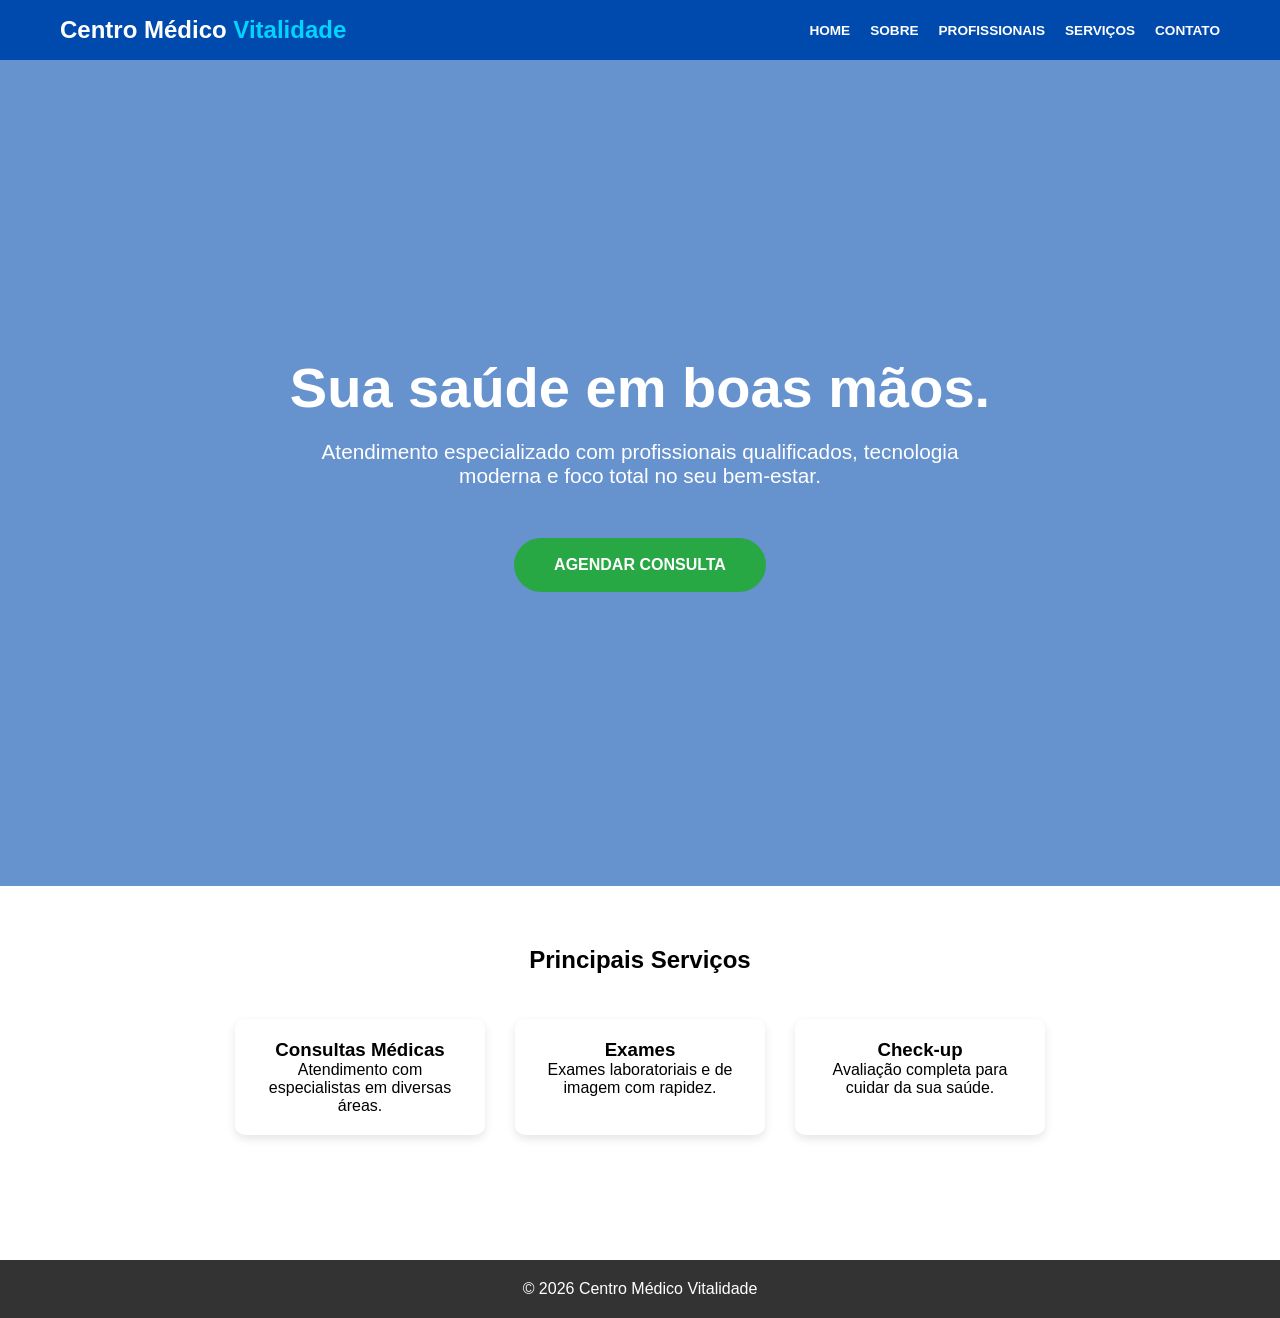
<file: index.html>
<!DOCTYPE html>
<html lang="pt-br">
<head>
    <meta charset="UTF-8">
    <meta name="viewport" content="width=device-width, initial-scale=1.0">
    <title>Centro Médico Vitalidade | Home</title>

    <link rel="stylesheet" href="common.css">
    <link rel="stylesheet" href="home.css">
</head>

<body>

<header>
    <nav class="container-nav">
        <div class="logo">Centro Médico <span>Vitalidade</span></div>
        <ul class="nav-links">
            <li><a href="index.html">HOME</a></li>
            <li><a href="sobre.html">SOBRE</a></li>
            <li><a href="profissionais.html">PROFISSIONAIS</a></li>
            <li><a href="servico.html">SERVIÇOS</a></li>
            <li><a href="contato.html">CONTATO</a></li>
        </ul>
    </nav>
</header>

<!-- HERO -->
<section class="hero">
    <div class="hero-content">
        <h1>Sua saúde em boas mãos.</h1>

        <!-- ✅ DESCRIÇÃO BREVE -->
        <p>
            Atendimento especializado com profissionais qualificados, tecnologia moderna e foco total no seu bem-estar.
        </p>

        <a href="contato.html" class="btn-principal-hero">
            AGENDAR CONSULTA
        </a>
    </div>
</section>

<!-- ✅ DESTAQUE DOS SERVIÇOS -->
<section class="servicos-home">
    <h2>Principais Serviços</h2>

    <div class="cards">
        <div class="card">
            <h3>Consultas Médicas</h3>
            <p>Atendimento com especialistas em diversas áreas.</p>
        </div>

        <div class="card">
            <h3>Exames</h3>
            <p>Exames laboratoriais e de imagem com rapidez.</p>
        </div>

        <div class="card">
            <h3>Check-up</h3>
            <p>Avaliação completa para cuidar da sua saúde.</p>
        </div>
    </div>
</section>

<footer>
    <p>© 2026 Centro Médico Vitalidade</p>
</footer>

</body>
</html>
</file>
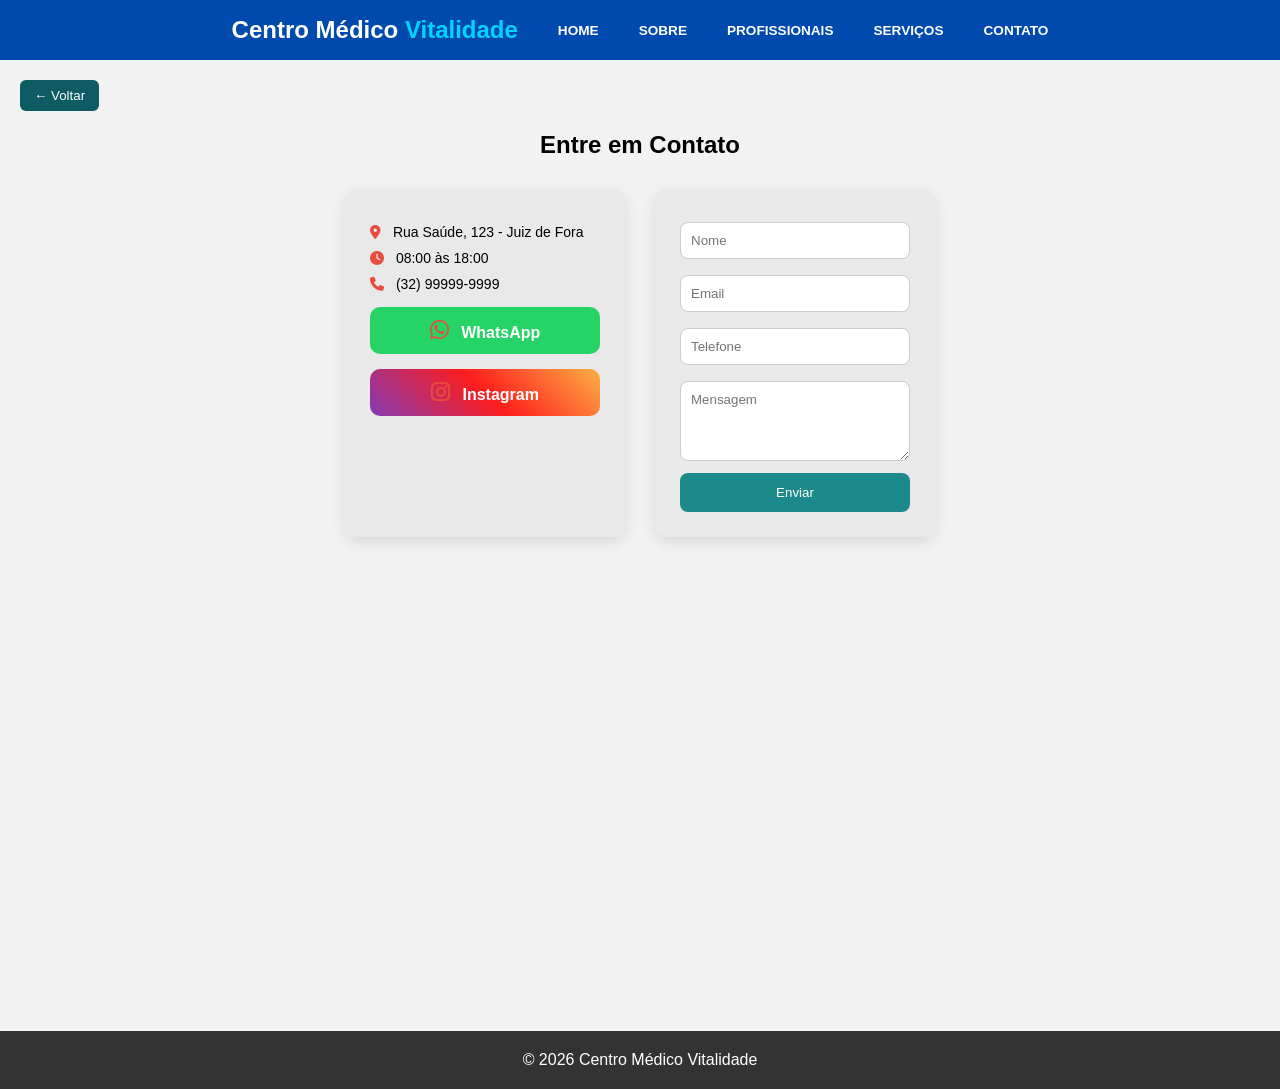
<file: contato.html>
<!DOCTYPE html>
<html lang="pt-BR">
<head>
  <meta charset="UTF-8">
  <title>Contato - Centro Médico</title>

  <!-- CSS -->
  <link rel="stylesheet" href="contato.css">
<link rel="stylesheet" href="common.css">

  <!-- Ícones -->
  <link rel="stylesheet" href="https://cdnjs.cloudflare.com/ajax/libs/font-awesome/6.5.0/css/all.min.css">
</head>
<body>

<header>
    <nav class="container-nav">
        <div class="logo">Centro Médico <span>Vitalidade</span></div>
        <ul class="nav-links">
        <li><a href="index.html">HOME</a></li>
        <li><a href="sobre.html">SOBRE</a></li>
        <li><a href="profissionais.html">PROFISSIONAIS</a></li>
        <li><a href="servico.html">SERVIÇOS</a></li>
        <li><a href="contato.html">CONTATO</a></li>
    </ul>
</header>

<div class="voltar">
  <button onclick="history.back()">← Voltar</button>
</div>

<div class="container">
  <h2>Entre em Contato</h2>

  <div class="cards">

    <!-- CARD INFO -->
    <div class="card">
      <p><i class="fa-solid fa-location-dot"></i> Rua Saúde, 123 - Juiz de Fora</p>
      <p><i class="fa-solid fa-clock"></i> 08:00 às 18:00</p>
      <p><i class="fa-solid fa-phone"></i> (32) 99999-9999</p>

      <!-- WHATS -->
      <a href="https://wa.me/5532999999999" target="_blank" class="btn whatsapp">
        <i class="fab fa-whatsapp"></i> WhatsApp
      </a>

      <!-- INSTA -->
      <a href="https://instagram.com" target="_blank" class="btn instagram">
        <i class="fab fa-instagram"></i> Instagram
      </a>
    </div>

    <!-- FORM -->
    <div class="card">
  <input type="text" placeholder="Nome" required>

<input type="email" placeholder="Email" required>

<input type="tel" placeholder="Telefone" 
       pattern="[0-9]{10,11}" 
       title="Digite um número válido (DDD + número)">

<textarea placeholder="Mensagem" required></textarea>
      <button>Enviar</button>
    </div>

  </div>
</div>

<!-- MAPA -->
<div class="mapa">
  <iframe src="https://www.google.com/maps?q=Juiz+de+Fora&output=embed"></iframe>
</div>
   <footer>
    <p>© 2026 Centro Médico Vitalidade</p>
</footer>
</body>
</html>
</file>
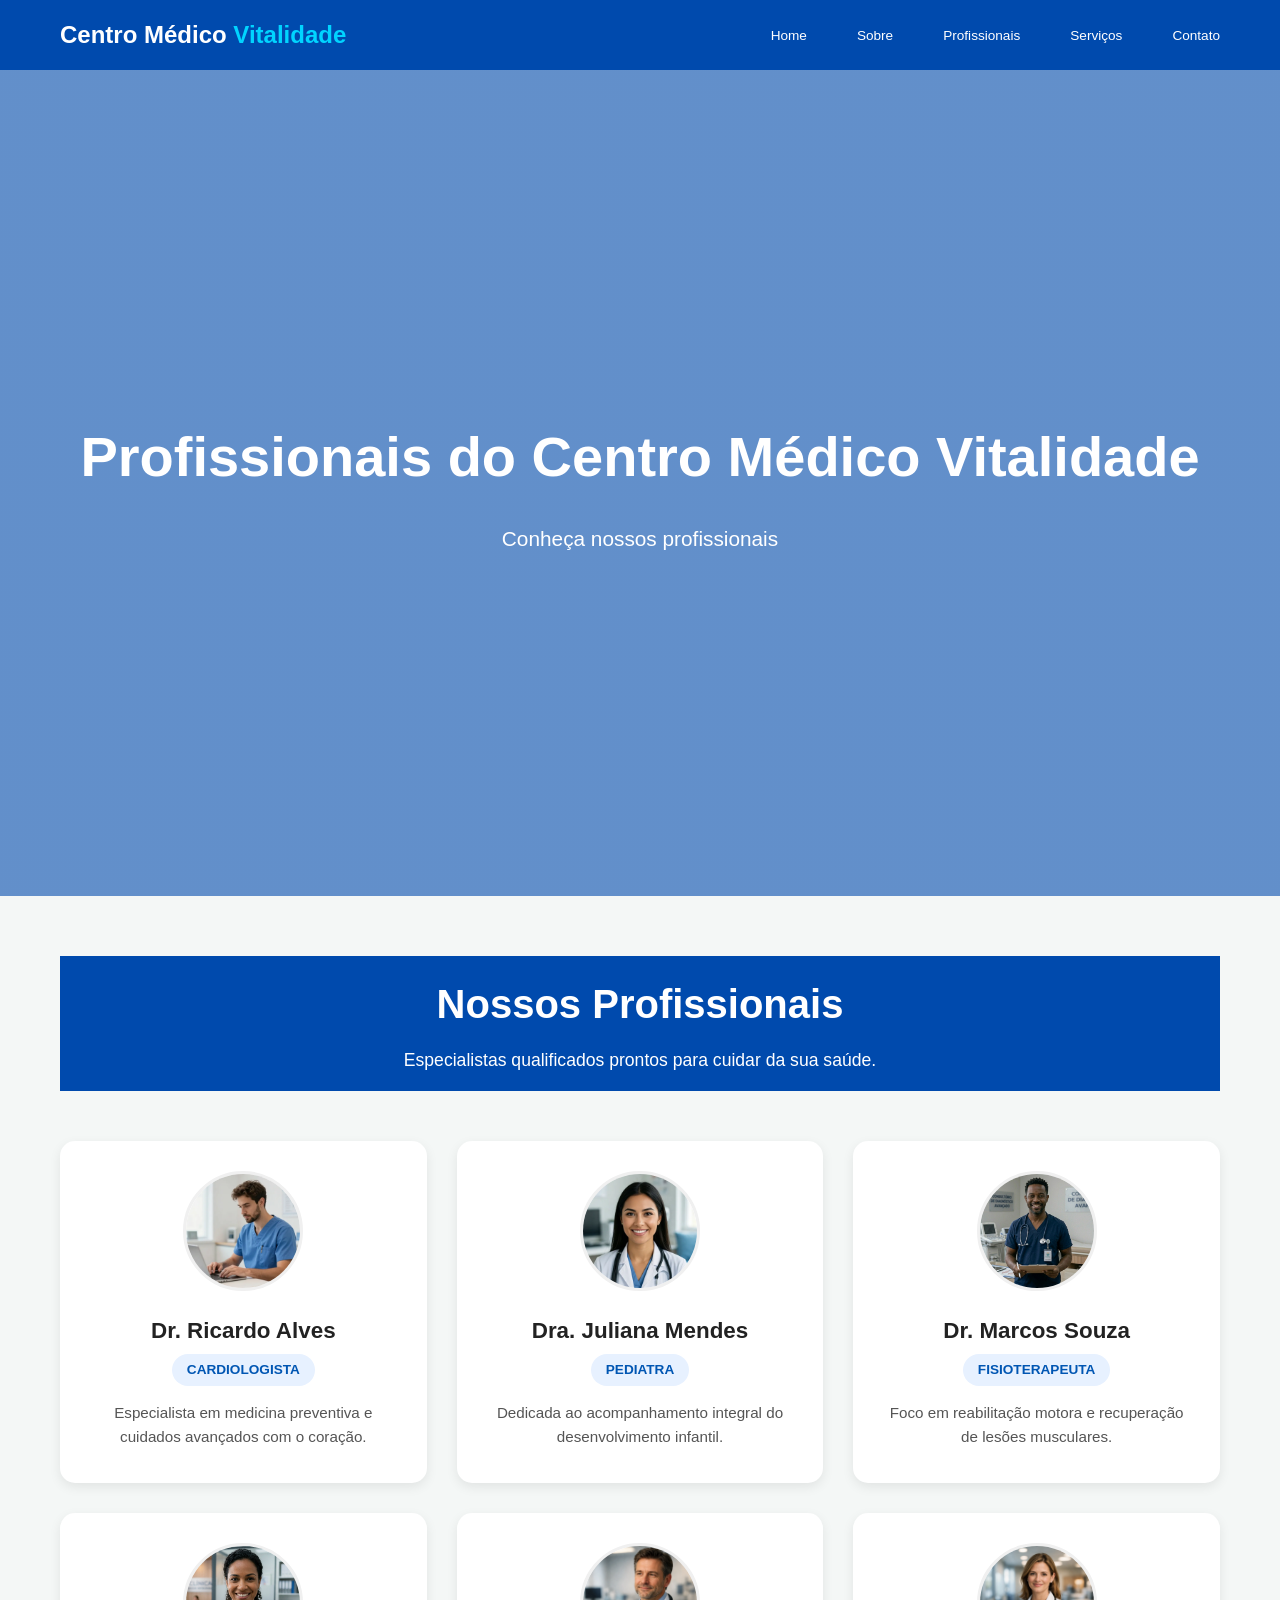
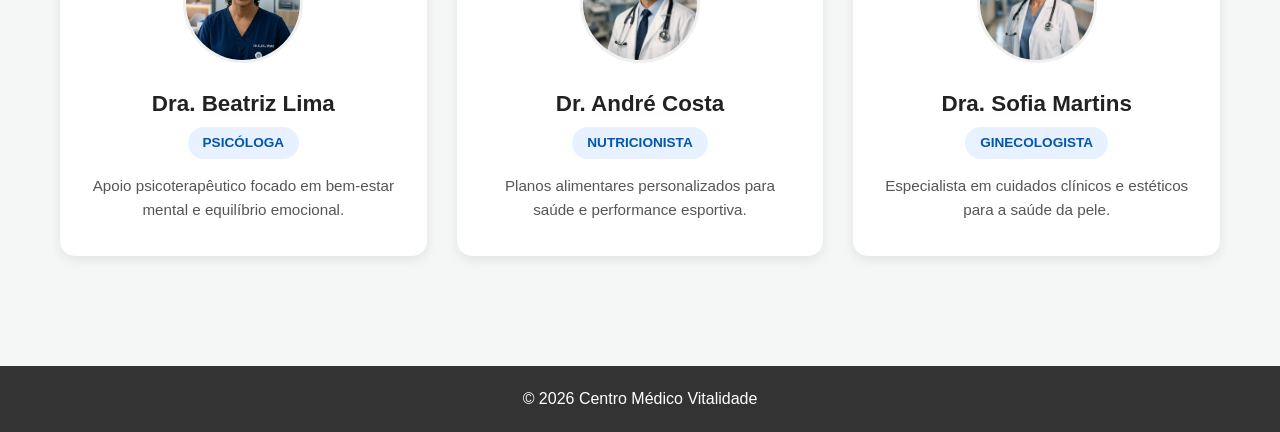
<file: Profissionais.html>
<!DOCTYPE html>
<html lang="pt-br">
<head>
    <meta charset="UTF-8">
    <meta name="viewport" content="width=device-width, initial-scale=1.0">
    <title>Clínica Vitalis | Nossa Equipe</title>
    <link rel="stylesheet" href="common.css">
    <link rel="stylesheet" href="profissionais.css">
</head>
<body>
<body>
    <header> 
        <nav class="container-nav">
        <div class="logo">Centro Médico <span>Vitalidade</span></div>
                <ul class="nav-links">
                    <li><a href="index.html">Home</a></li>
                    <li><a href="sobre.html">Sobre</a></li>
                    <li><a href="profissionais.html">Profissionais</a></li>
                    <li><a href="servico.html">Serviços</a></li>
                    <li><a href="contato.html">Contato</a></li>

                </ul>
            </nav>
        </div>
    </header>
    <section class="hero">
    <div>
        <h1>Profissionais do Centro Médico Vitalidade</h1>
        <p>Conheça nossos profissionais</p>
    </div>
</section>

    <main>
        <section id="profissionais" class="secao-profissionais">
            <div class="container">
                <header class="cabecalho-secao">
                    <h2>Nossos Profissionais</h2>
                    <p>Especialistas qualificados prontos para cuidar da sua saúde.</p>
                </header>

                <div class="grid-profissionais">
                    <article class="card-medico">
                        <div class="foto-container">
                            <img src="image-4WZOfmgPY7s1z7LJLMTKy.webp" alt="Dr. Ricardo Alves">
                        </div>
                        <h3>Dr. Ricardo Alves</h3>
                        <span class="tag-especialidade">Cardiologista</span>
                        <p>Especialista em medicina preventiva e cuidados avançados com o coração.</p>
                    </article>

                    <article class="card-medico">
                        <div class="foto-container">
                            <img src="image-8GCmaW8426WXPnaNZkRgr.webp" alt="Dra. Juliana Mendes">
                        </div>
                        <h3>Dra. Juliana Mendes</h3>
                        <span class="tag-especialidade">Pediatra</span>
                        <p>Dedicada ao acompanhamento integral do desenvolvimento infantil.</p>
                    </article>

                    <article class="card-medico">
                        <div class="foto-container">
                            <img src="Gemini_Generated_Image_wxg9m2wxg9m2wxg9.png" alt="Dr. Marcos Souza">
                        </div>
                        <h3>Dr. Marcos Souza</h3>
                        <span class="tag-especialidade">Fisioterapeuta</span>
                        <p>Foco em reabilitação motora e recuperação de lesões musculares.</p>
                    </article>

                    <article class="card-medico">
                        <div class="foto-container">
                            <img src="Gemini_Generated_Image_q1r56eq1r56eq1r5.png" alt="Dra. Beatriz Lima">
                        </div>
                        <h3>Dra. Beatriz Lima</h3>
                        <span class="tag-especialidade">Psicóloga</span>
                        <p>Apoio psicoterapêutico focado em bem-estar mental e equilíbrio emocional.</p>
                    </article>

                    <article class="card-medico">
                        <div class="foto-container">
                            <img src="doutor_sozinho.png" alt="Dr. André Costa">
                        </div>
                        <h3>Dr. André Costa</h3>
                        <span class="tag-especialidade">Nutricionista</span>
                        <p>Planos alimentares personalizados para saúde e performance esportiva.</p>
                    </article>

                    <article class="card-medico">
                        <div class="foto-container">
                            <img src="doutora_sozinha.png" alt="Dra. Sofia Martins">
                        </div>
                        <h3>Dra. Sofia Martins</h3>
                        <span class="tag-especialidade">Ginecologista</span>
                        <p>Especialista em cuidados clínicos e estéticos para a saúde da pele.</p>
                    </article>
                </div>
            </div>
        </section>
    </main>
   <footer>
    <p>© 2026 Centro Médico Vitalidade</p>
</footer>
</body>
</html>
</file>
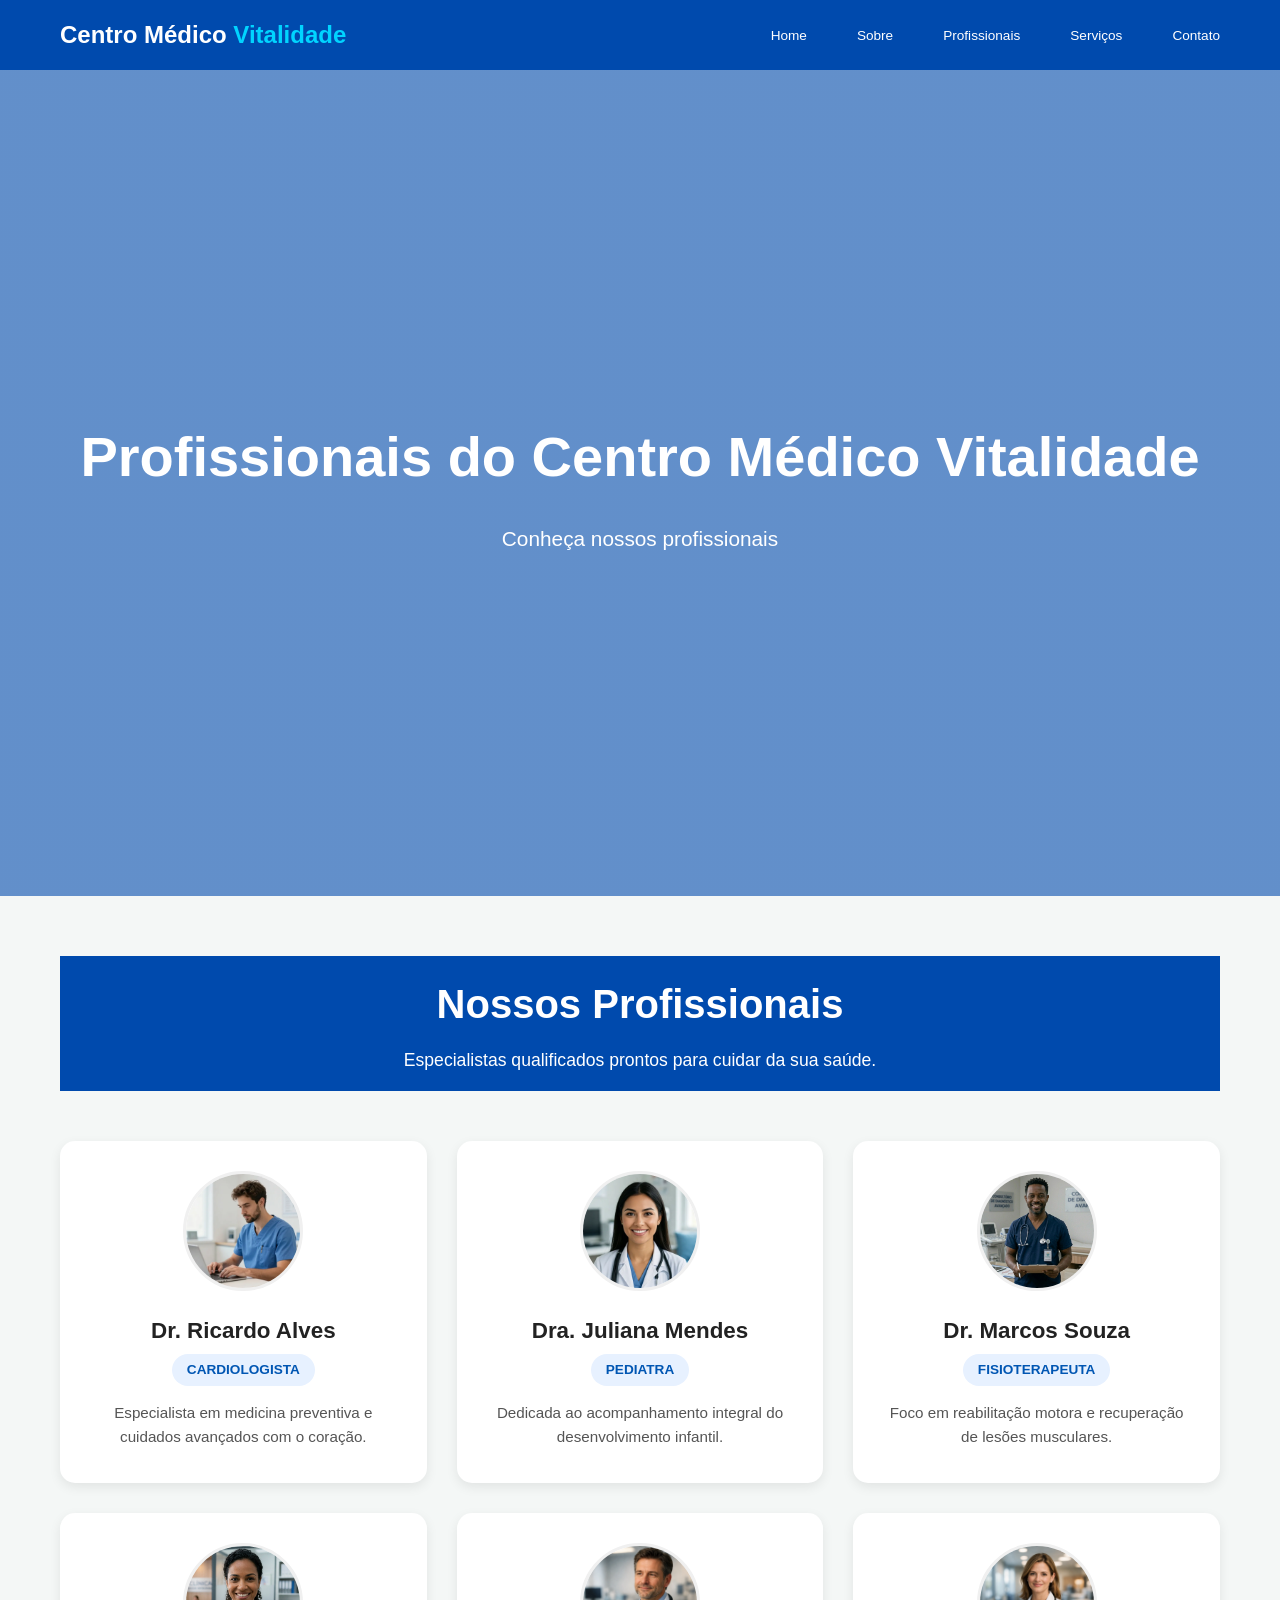
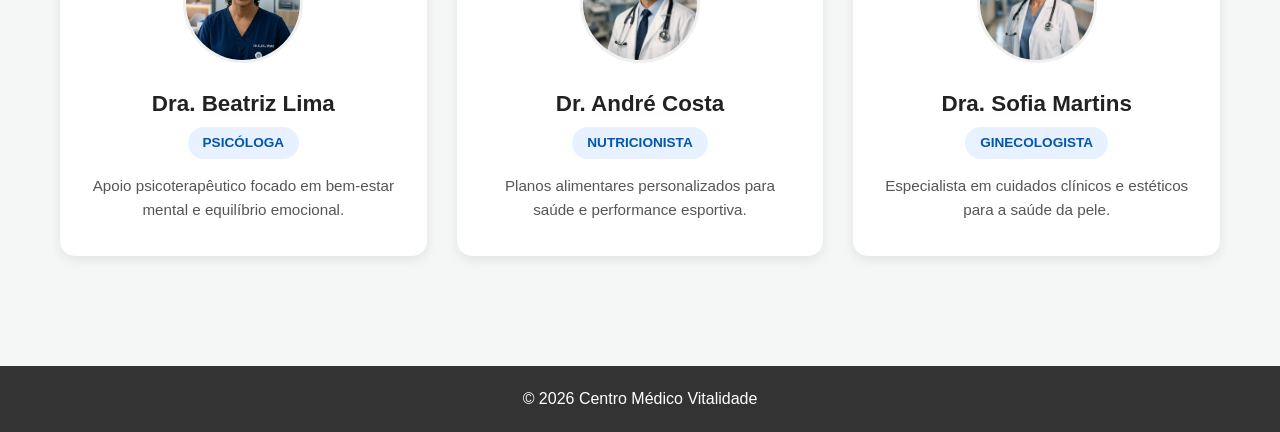
<file: profissionais.html>
<!DOCTYPE html>
<html lang="pt-br">
<head>
    <meta charset="UTF-8">
    <meta name="viewport" content="width=device-width, initial-scale=1.0">
    <title>Clínica Vitalis | Nossa Equipe</title>
    <link rel="stylesheet" href="common.css">
    <link rel="stylesheet" href="profissionais.css">
</head>
<body>
<body>
    <header> 
        <nav class="container-nav">
        <div class="logo">Centro Médico <span>Vitalidade</span></div>
                <ul class="nav-links">
                    <li><a href="index.html">Home</a></li>
                    <li><a href="sobre.html">Sobre</a></li>
                    <li><a href="profissionais.html">Profissionais</a></li>
                    <li><a href="servico.html">Serviços</a></li>
                    <li><a href="contato.html">Contato</a></li>

                </ul>
            </nav>
        </div>
    </header>
    <section class="hero">
    <div>
        <h1>Profissionais do Centro Médico Vitalidade</h1>
        <p>Conheça nossos profissionais</p>
    </div>
</section>

    <main>
        <section id="profissionais" class="secao-profissionais">
            <div class="container">
                <header class="cabecalho-secao">
                    <h2>Nossos Profissionais</h2>
                    <p>Especialistas qualificados prontos para cuidar da sua saúde.</p>
                </header>

                <div class="grid-profissionais">
                    <article class="card-medico">
                        <div class="foto-container">
                            <img src="image-4WZOfmgPY7s1z7LJLMTKy.webp" alt="Dr. Ricardo Alves">
                        </div>
                        <h3>Dr. Ricardo Alves</h3>
                        <span class="tag-especialidade">Cardiologista</span>
                        <p>Especialista em medicina preventiva e cuidados avançados com o coração.</p>
                    </article>

                    <article class="card-medico">
                        <div class="foto-container">
                            <img src="image-8GCmaW8426WXPnaNZkRgr.webp" alt="Dra. Juliana Mendes">
                        </div>
                        <h3>Dra. Juliana Mendes</h3>
                        <span class="tag-especialidade">Pediatra</span>
                        <p>Dedicada ao acompanhamento integral do desenvolvimento infantil.</p>
                    </article>

                    <article class="card-medico">
                        <div class="foto-container">
                            <img src="Gemini_Generated_Image_wxg9m2wxg9m2wxg9.png" alt="Dr. Marcos Souza">
                        </div>
                        <h3>Dr. Marcos Souza</h3>
                        <span class="tag-especialidade">Fisioterapeuta</span>
                        <p>Foco em reabilitação motora e recuperação de lesões musculares.</p>
                    </article>

                    <article class="card-medico">
                        <div class="foto-container">
                            <img src="Gemini_Generated_Image_q1r56eq1r56eq1r5.png" alt="Dra. Beatriz Lima">
                        </div>
                        <h3>Dra. Beatriz Lima</h3>
                        <span class="tag-especialidade">Psicóloga</span>
                        <p>Apoio psicoterapêutico focado em bem-estar mental e equilíbrio emocional.</p>
                    </article>

                    <article class="card-medico">
                        <div class="foto-container">
                            <img src="doutor_sozinho.png" alt="Dr. André Costa">
                        </div>
                        <h3>Dr. André Costa</h3>
                        <span class="tag-especialidade">Nutricionista</span>
                        <p>Planos alimentares personalizados para saúde e performance esportiva.</p>
                    </article>

                    <article class="card-medico">
                        <div class="foto-container">
                            <img src="doutora_sozinha.png" alt="Dra. Sofia Martins">
                        </div>
                        <h3>Dra. Sofia Martins</h3>
                        <span class="tag-especialidade">Ginecologista</span>
                        <p>Especialista em cuidados clínicos e estéticos para a saúde da pele.</p>
                    </article>
                </div>
            </div>
        </section>
    </main>
   <footer>
    <p>© 2026 Centro Médico Vitalidade</p>
</footer>
</body>
</html>
</file>
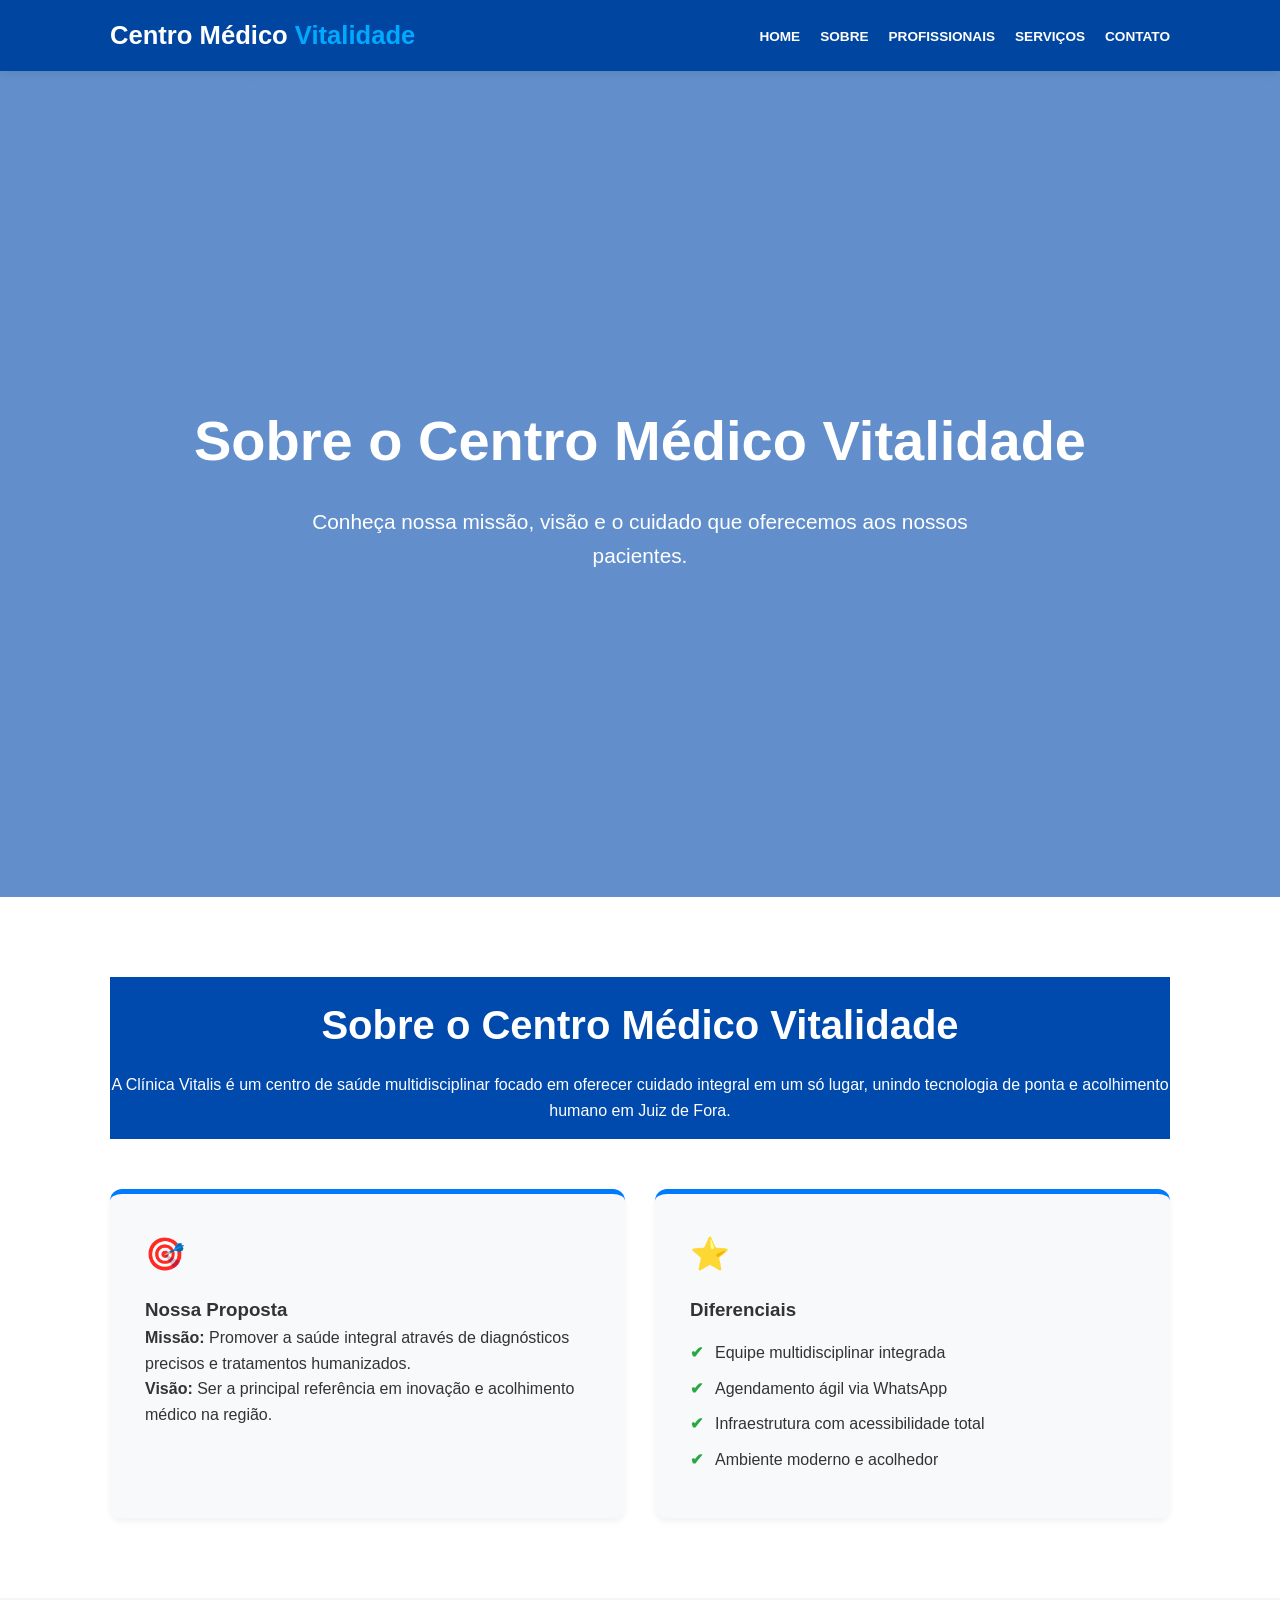
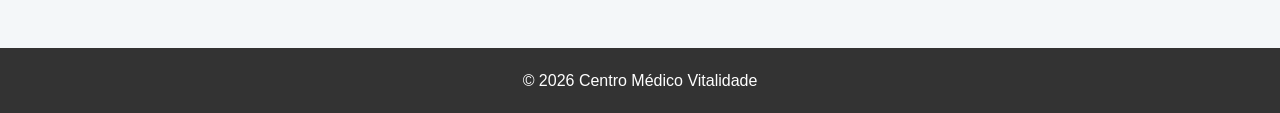
<file: sobre.html>
<!DOCTYPE html>
<html lang="pt-br">
<head>
    <meta charset="UTF-8">
    <meta name="viewport" content="width=device-width, initial-scale=1.0">
    <title>Clínica Vitalis | Saúde Integrada</title>
    <link rel="stylesheet" href="common.css">
    <link rel="stylesheet" href="sobre.css">
</head>
<body>

    <header class="main-header">
    <nav class="container">
        <h1 class="logo">Centro Médico <span>Vitalidade</span></h1>
        <ul>
            <li><a href="index.html">HOME</a></li>
            <li><a href="sobre.html">SOBRE</a></li>
            <li><a href="profissionais.html">PROFISSIONAIS</a></li>
            <li><a href="servico.html">SERVIÇOS</a></li>
            <li><a href="contato.html">CONTATO</a></li>
        </ul>
    </nav>
</header>
<section class="hero">
    <div>
        <h1>Sobre o Centro Médico Vitalidade</h1>
        <p>Conheça nossa missão, visão e o cuidado que oferecemos aos nossos pacientes.</p>
    </div>
</section>
    <main>
        <section id="sobre" class="secao-sobre">
            <div class="container">
                <header class="sobre-apresentacao">
                    <h2>Sobre o Centro Médico Vitalidade</h2>
                    <p>A Clínica Vitalis é um centro de saúde multidisciplinar focado em oferecer cuidado integral em um só lugar, unindo tecnologia de ponta e acolhimento humano em Juiz de Fora.</p>
                </header>

                <div class="sobre-grid">
                    <article class="card-sobre">
                        <div class="icon">🎯</div>
                        <h3>Nossa Proposta</h3>
                        <p><strong>Missão:</strong> Promover a saúde integral através de diagnósticos precisos e tratamentos humanizados.</p>
                        <p><strong>Visão:</strong> Ser a principal referência em inovação e acolhimento médico na região.</p>
                    </article>

                    <article class="card-sobre">
                        <div class="icon">⭐</div>
                        <h3>Diferenciais</h3>
                        <ul class="lista-check">
                            <li>Equipe multidisciplinar integrada</li>
                            <li>Agendamento ágil via WhatsApp</li>
                            <li>Infraestrutura com acessibilidade total</li>
                            <li>Ambiente moderno e acolhedor</li>
                        </ul>
                    </article>
                </div>
            </div>
        </section>
        <footer>
    <p>© 2026 Centro Médico Vitalidade</p>
</footer>
</body>
</html>
</file>
<file: common.css>
* {
    margin: 0;
    padding: 0;
    box-sizing: border-box;
    font-family: 'Segoe UI', Tahoma, Geneva, Verdana, sans-serif;
}

header {
    background-color: #004aad;
    padding: 1rem 0;
    position: sticky;
    top: 0;
    z-index: 1000;
}

.container-nav {
    max-width: 1200px;
    margin: 0 auto;
    display: flex;
    justify-content: space-between;
    align-items: center;
    padding: 0 20px;
}

.logo { color: white; font-size: 1.5rem; font-weight: bold; }
.logo span { color: #00d4ff; }

.nav-links { display: flex; list-style: none; }
.nav-links li { margin-left: 20px; }
.nav-links a {
    color: white;
    text-decoration: none;
    font-size: 0.85rem;
    font-weight: 600;
    transition: 0.3s;
}

.nav-links a:hover { color: #00d4ff; }

footer {
    background-color: #333;
    color: white;
    text-align: center;
    padding: 20px 0;
    margin-top: 50px;
}

@media (max-width: 768px) {
    .container-nav { flex-direction: column; }
    .nav-links { margin-top: 15px; flex-wrap: wrap; justify-content: center; }
    .nav-links li { margin: 5px 10px; }
}
</file>
<file: home.css>
/* HERO */
.hero {
    background: linear-gradient(rgba(0, 74, 173, 0.6), rgba(0, 74, 173, 0.6)), 
                url('https://images.unsplash.com/photo-1519494026892-80bbd2d6fd0d?auto=format&fit=crop&w=1200&q=80');
    
    background-size: cover;
    background-position: center;
    background-attachment: fixed;

    height: calc(100vh - 74px);

    display: flex;
    align-items: center;
    justify-content: center;
    text-align: center;
    color: white;
    padding: 0 20px;
}

.hero h1 { 
    font-size: 3.5rem; 
    margin-bottom: 20px;
}

.hero p {
    font-size: 1.3rem;
    max-width: 700px;
    margin: 0 auto;
}

/* BOTÃO */
.btn-principal-hero {
    display: inline-block;
    background-color: #28a745;
    color: white;
    padding: 18px 40px;
    text-decoration: none;
    border-radius: 50px;
    font-weight: bold;
    margin-top: 50px;
    transition: 0.3s;
}

.btn-principal-hero:hover {
    background-color: #218838;
    transform: translateY(-3px);
}

/* SERVIÇOS HOME */
.servicos-home {
    padding: 60px 20px;
    text-align: center;
}

.servicos-home h2 {
    margin-bottom: 30px;
}

/* CARDS */
.cards {
    display: flex;
    justify-content: center;
    flex-wrap: wrap;
}

.card {
    background: white;
    padding: 20px;
    margin: 15px;
    border-radius: 10px;
    width: 250px;
    box-shadow: 0 4px 10px rgba(0,0,0,0.1);
}

/* RESPONSIVO */
@media (max-width: 768px) {
    .hero h1 { font-size: 2.2rem; }
    .hero p { font-size: 1.1rem; }
}
</file>
<file: contato.css>
* {
  margin: 0;
  padding: 0;
  box-sizing: border-box;
  font-family: Arial, sans-serif;
}

body {
  background: #f2f2f2;
}

/* HEADER */
header {
  background: #1c8a8a;
  color: white;
  padding: 20px;
  display: flex;
  justify-content: space-between;
  align-items: center;
}

header h1 {
header h1 {
  font-size: 22px;
  color: #007BFF; /* azul */
}
}

nav a {
  color: white;
  margin-left: 20px;
  text-decoration: none;
}

/* VOLTAR */
.voltar {
  margin: 20px;
}

.voltar button {
  background: #0d5c63;
  color: white;
  border: none;
  padding: 8px 14px;
  border-radius: 6px;
  cursor: pointer;
}

/* CONTAINER */
.container {
  text-align: center;
}

.container h2 {
  margin-bottom: 30px;
}

/* CARDS */
.cards {
  display: flex;
  justify-content: center;
  gap: 30px;
  flex-wrap: wrap;
}

/* CARD */
.card {
  background: #e9e9e9;
  padding: 25px;
  border-radius: 12px;
  width: 280px;
  box-shadow: 0 5px 15px rgba(0,0,0,0.1);
  text-align: left;
}

/* TEXTOS */
.card p {
  margin: 10px 0;
  font-size: 14px;
}

.card i {
  margin-right: 8px;
  color: #e74c3c;
}

/* BOTÕES */
.btn {
  display: block;
  text-align: center;
  margin-top: 15px;
  padding: 12px;
  border-radius: 10px;
  color: white;
  text-decoration: none;
  font-weight: bold;
}

/* WHATS */
.whatsapp {
  background: #25d366;
}

.whatsapp:hover {
  background: #1ebe5d;
}

/* INSTAGRAM */
.instagram {
  background: linear-gradient(45deg, #833ab4, #fd1d1d, #fcb045);
}

.instagram:hover {
  opacity: 0.9;
}

/* FORM */
.card input,
.card textarea {
  width: 100%;
  padding: 10px;
  margin: 8px 0;
  border-radius: 8px;
  border: 1px solid #ccc;
}

.card textarea {
  height: 80px;
}

.card button {
  width: 100%;
  padding: 12px;
  border: none;
  border-radius: 8px;
  background: #1c8a8a;
  color: white;
  cursor: pointer;
}

/* MAPA */
.mapa {
  margin-top: 40px;
}

.mapa iframe {
  width: 100%;
  height: 400px;
  border: none;
}

.btn i {
  font-size: 20px; /* aumenta o ícone */
}

.btn i {
  font-size: 24px;
}

.btn i {
  font-size: 22px;
  margin-right: 8px;
}

.btn {
  display: block;
  text-align: center;
  margin-top: 15px;
  padding: 12px;
  border-radius: 10px;
  color: white;
  text-decoration: none;
  font-weight: bold;
  transition: all 0.3s ease;
  position: relative;
  overflow: hidden;
}

/* ÍCONE */
.btn i {
  font-size: 22px;
  margin-right: 8px;
  transition: transform 0.3s ease;
}

/* EFEITO HOVER GERAL */
.btn:hover {
  transform: translateY(-3px);
  box-shadow: 0 8px 15px rgba(0,0,0,0.2);
}

/* CLIQUE */
.btn:active {
  transform: scale(0.97);
}

.whatsapp {
  background: #25d366;
}

.whatsapp:hover {
  background: #1ebe5d;
}

/* Ícone girando leve */
.whatsapp:hover i {
  transform: rotate(10deg) scale(1.2);
}

.instagram {
  background: linear-gradient(45deg, #833ab4, #fd1d1d, #fcb045);
}

/* brilho + zoom no ícone */
.instagram:hover i {
  transform: scale(1.3);
}

.btn::after {
  content: "";
  position: absolute;
  top: 0;
  left: -100%;
  width: 100%;
  height: 100%;
  background: linear-gradient(120deg, transparent, rgba(255,255,255,0.4), transparent);
  transition: 0.5s;
}

.btn:hover::after {
  left: 100%;
}
</file>
<file: profissionais.css>
* {
    margin: 0;
    padding: 0;
    box-sizing: border-box;
}

body {
    font-family: 'Segoe UI', Arial, sans-serif;
    background-color: #f4f7f6;
    color: #333;
    line-height: 1.6;
}

.container {
    max-width: 1200px;
    margin: 0 auto;
    padding: 60px 20px;
}


.cabecalho-secao {
    text-align: center;
    margin-bottom: 50px;
}

.cabecalho-secao h2 {
    color: white;
    font-size: 2.5rem;
    margin-bottom: 10px;
}

.cabecalho-secao p {
   color: white;
    font-size: 1.1rem;
}


.grid-profissionais {
    display: grid;
    /* Define colunas automáticas que se ajustam ao tamanho da tela */
    grid-template-columns: repeat(auto-fit, minmax(280px, 1fr));
    gap: 30px;
}


.card-medico {
    background: #ffffff;
    padding: 30px;
    border-radius: 15px;
    text-align: center;
    box-shadow: 0 4px 12px rgba(0,0,0,0.08);
    transition: transform 0.3s ease;
    border-bottom: 4px solid transparent;
}

.card-medico:hover {
    transform: translateY(-10px);
    border-bottom: 4px solid #0056b3;
}

.foto-container img {
    width: 120px;
    height: 120px;
    border-radius: 50%;
    object-fit: cover;
    margin-bottom: 15px;
    background-color: #eee;
    border: 3px solid #f0f0f0;
}

.card-medico h3 {
    font-size: 1.4rem;
    margin-bottom: 5px;
    color: #222;
}

.tag-especialidade {
    display: inline-block;
    background: #e7f1ff;
    color: #0056b3;
    padding: 5px 15px;
    border-radius: 20px;
    font-size: 0.85rem;
    font-weight: bold;
    text-transform: uppercase;
    margin-bottom: 15px;
}

.card-medico p {
    font-size: 0.95rem;
    color: #555;
}


@media (max-width: 600px) {
    .cabecalho-secao h2 {
        font-size: 1.8rem;
    }
    
    .grid-profissionais {
        grid-template-columns: 1fr; /* Uma coluna apenas no celular */
    }

}
.navbar {
    background-color: #ffffff;
    padding: 20px 0;
    box-shadow: 0 2px 10px rgba(0,0,0,0.05);
    position: sticky;
    top: 0;
    z-index: 1000;
}

.container-nav {
    max-width: 1200px;
    margin: 0 auto;
    display: flex;
    justify-content: space-between;
    align-items: center;
    padding: 0 20px;
}

.logo h1 {
    color: #0056b3; /* Tom de azul da imagem */
    font-size: 1.8rem;
    font-weight: bold;
}

.nav-links {
    list-style: none;
    display: flex;
    gap: 30px;
}

.nav-links li a {
    text-decoration: none;
    color: #fff; /* branco */
    font-weight: 500;
    transition: color 0.3s;

}

.nav-links li a:hover {
    color: #00d4ff;
}


@media (max-width: 768px) {
    .container-nav {
        flex-direction: column;
        gap: 15px;
    }
    
    .nav-links {
        gap: 15px;
        font-size: 0.9rem;
    }
}
/* HERO */
.hero {
    background: linear-gradient(rgba(0, 74, 173, 0.6), rgba(0, 74, 173, 0.6)), 
                url('https://images.unsplash.com/photo-1519494026892-80bbd2d6fd0d?auto=format&fit=crop&w=1200&q=80');
    
    background-size: cover;
    background-position: center;
    background-attachment: fixed;

    height: calc(100vh - 74px);

    display: flex;
    align-items: center;
    justify-content: center;
    text-align: center;
    color: white;
    padding: 0 20px;
}

.hero h1 { 
    font-size: 3.5rem; 
    margin-bottom: 20px;
}

.hero p {
    font-size: 1.3rem;
    max-width: 700px;
    margin: 0 auto;
}
</file>
<file: sobre.css>
* {
    margin: 0;
    padding: 0;
    box-sizing: border-box;
    font-family: 'Segoe UI', Tahoma, Geneva, Verdana, sans-serif;
}

html {
    scroll-behavior: smooth; 
}

body {
    background-color: #f4f7f9;
    color: #333;
    line-height: 1.6;
}

.container {
    max-width: 1100px;
    margin: 0 auto;
    padding: 0 20px;
}

.main-header {
    background-color: #ffffff;
    padding: 15px 0;
    box-shadow: 0 2px 10px rgba(0,0,0,0.1);
    position: sticky;
    top: 0;
    z-index: 1000;
}

.main-header .container {
    display: flex;
    justify-content: space-between;
    align-items: center;
}

.logo {
    color: #0056b3;
    font-size: 1.8rem;
    font-weight: bold;
}

.main-header ul {
    display: flex;
    list-style: none;
    gap: 20px;
}

.main-header a {
    text-decoration: none;
    color: #444;
    font-weight: 500;
    transition: color 0.3s;
}

.main-header a:hover {
    color: #007bff;
}

.secao-sobre {
    padding: 80px 0;
    background-color: #ffffff;
}

.sobre-apresentacao {
    text-align: center;
    margin-bottom: 50px;
    color: #fff;
}

.sobre-apresentacao h2 {
    color: white;
    font-size: 2.5rem;
    margin-bottom: 15px;
}

.sobre-grid {
    display: flex;
    flex-wrap: wrap;
    gap: 30px;
}

.card-sobre {
    flex: 1 1 450px;
    background: #f8f9fa;
    padding: 35px;
    border-radius: 12px;
    border-top: 5px solid #007bff;
    box-shadow: 0 4px 6px rgba(0,0,0,0.05);
}

.card-sobre .icon {
    font-size: 2rem;
    margin-bottom: 15px;
}

.lista-check {
    list-style: none;
    margin-top: 15px;
}

.lista-check li {
    margin-bottom: 10px;
    padding-left: 25px;
    position: relative;
}

.lista-check li::before {
    content: '✔';
    position: absolute;
    left: 0;
    color: #28a745;
    font-weight: bold;
}

.secao-profissionais {
    padding: 80px 0;
}

.cabecalho-secao {
    text-align: center;
    margin-bottom: 50px;
}

.cabecalho-secao h2 {
    color: #0056b3;
    font-size: 2.5rem;
}

.grid-profissionais {
    display: grid;
    grid-template-columns: repeat(auto-fit, minmax(280px, 1fr));
    gap: 30px;
}

.card-medico {
    background: #ffffff;
    padding: 30px;
    border-radius: 15px;
    text-align: center;
    box-shadow: 0 4px 12px rgba(0,0,0,0.08);
    transition: transform 0.3s ease;
}

.card-medico:hover {
    transform: translateY(-10px);
}

.foto-container img {
    width: 120px;
    height: 120px;
    border-radius: 50%;
    object-fit: cover;
    margin-bottom: 15px;
    border: 3px solid #007bff;
}

.tag-especialidade {
    display: inline-block;
    background: #e7f1ff;
    color: #0056b3;
    padding: 5px 15px;
    border-radius: 20px;
    font-size: 0.85rem;
    font-weight: bold;
    margin-bottom: 15px;
}

@media (max-width: 768px) {
    .main-header ul {
        display: none; 
    }

    .sobre-apresentacao h2, .cabecalho-secao h2 {
        font-size: 2rem;
    }

    .card-sobre {
        flex: 1 1 100%;
    }
.main-header ul li a.btn-home {
    background-color: #007bff; 
    color: #fff;              
    padding: 8px 15px;
    border-radius: 5px;       
    transition: background-color 0.3s ease;
}

.main-header ul li a.btn-home:hover {
    background-color: #0056b3; 
    color: #fff;
}

.main-header ul {
    align-items: center;
}
}
/* AJUSTE DO CABEÇALHO PARA FICAR IGUAL À FOTO */
.main-header {
    background-color: #0046a1; /* Azul escuro da imagem */
    padding: 15px 0;
    box-shadow: 0 2px 10px rgba(0,0,0,0.1);
    position: sticky;
    top: 0;
    z-index: 1000;
}

.main-header .container {
    display: flex;
    justify-content: space-between;
    align-items: center;
}

/* Logo: Centro Médico (Branco) Vitalidade (Azul Claro) */
.logo {
    color: #ffffff;
    font-size: 1.6rem;
    font-weight: bold;
}

.logo span {
    color: #00aaff; /* Tom de azul mais claro para a palavra Vitalidade */
}

/* Links em Branco e Maiúsculos */
.main-header ul {
    display: flex;
    list-style: none;
    gap: 20px;
    align-items: center;
}

.main-header a {
    text-decoration: none;
    color: #ffffff; /* Texto branco */
    font-weight: 600;
    font-size: 0.85rem; /* Um pouco menor para caber tudo */
    text-transform: uppercase; /* Força letras maiúsculas */
    transition: opacity 0.3s;
}

.main-header a:hover {
    opacity: 0.8;
    color: #ffffff;
}

/* Remover estilo de botão do Home para ficar igual aos outros links da foto */
.main-header ul li a.btn-home {
    background-color: transparent;
    padding: 0;
    border-radius: 0;
}
/* HERO */
.hero {
    background: linear-gradient(rgba(0, 74, 173, 0.6), rgba(0, 74, 173, 0.6)), 
                url('https://images.unsplash.com/photo-1519494026892-80bbd2d6fd0d?auto=format&fit=crop&w=1200&q=80');
    
    background-size: cover;
    background-position: center;
    background-attachment: fixed;

    height: calc(100vh - 74px);

    display: flex;
    align-items: center;
    justify-content: center;
    text-align: center;
    color: white;
    padding: 0 20px;
}

.hero h1 { 
    font-size: 3.5rem; 
    margin-bottom: 20px;
}

.hero p {
    font-size: 1.3rem;
    max-width: 700px;
    margin: 0 auto;
}
</file>
